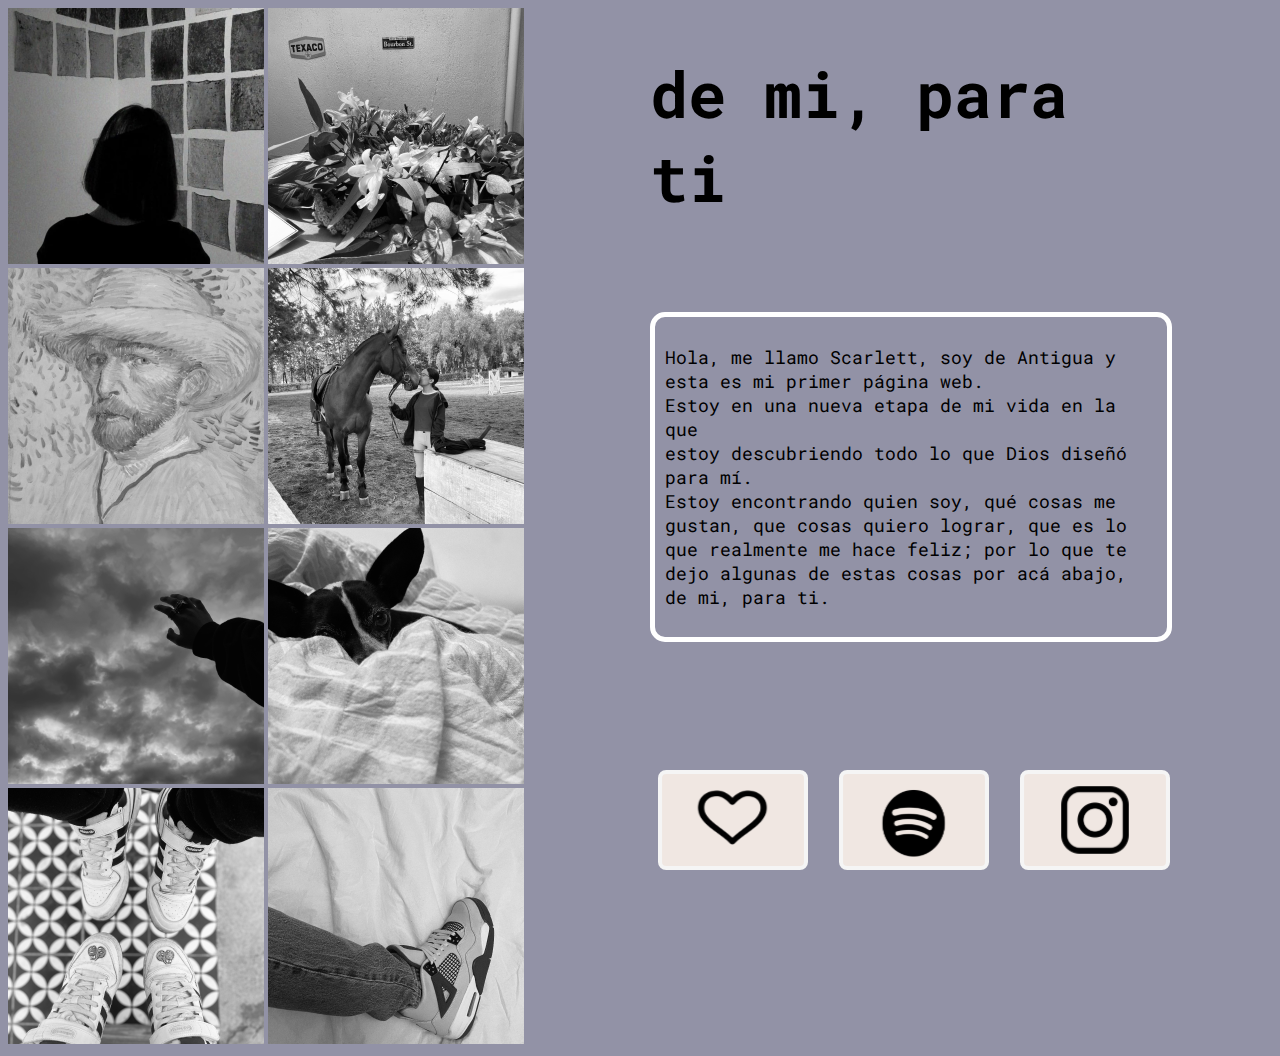
<file: index.html>
<!DOCTYPE html>
<html lang="en">
<head>
    <meta charset="UTF-8">
    <meta http-equiv="X-UA-Compatible" content="IE=edge">
    <meta name="viewport" content="width=device-width, initial-scale=1.0">
    <link rel="stylesheet" href="styles.css">
    <link rel="preconnect" href="https://fonts.googleapis.com">
<link rel="preconnect" href="https://fonts.gstatic.com" crossorigin>
<link href="https://fonts.googleapis.com/css2?family=Roboto+Mono:wght@500&display=swap" rel="stylesheet">
<link rel="preconnect" href="https://fonts.googleapis.com">
<link rel="preconnect" href="https://fonts.gstatic.com" crossorigin>
<link href="https://fonts.googleapis.com/css2?family=Roboto+Mono:wght@300&display=swap" rel="stylesheet">
    <title>demiparati</title>
</head>

<body>
    
    <section class="fotos">
        <div class="pareja_1">
            <img class="pareja_1--m" src="museopng.png" alt="">
            <img class="pareja1--b" src="bouquetpng.png" alt="">
        </div>

        <div class="pareja_2">
            <img class="pareja_2--vg" src="vangpng.png" alt="">
            <img class="pareja_2--c" src="caballopng.png" alt="">
        </div>

        <div class="pareja_3">
            <img class="pareja_3--c" src="cielopng.png" alt="">
            <img class="pareja_3--r" src="rileypng.png" alt="">
        </div>

        <div class="pareja_4">
            <img class="pareja_4--f" src="jpng.png" alt="">
            <img class="pareja_4--j4" src="j4png.png" alt="">
        </div>
    </section>

    <section class="info">
        <div class="info_titulo">
            <h1 class="info_titulo--txt">de mi, para ti</h1>
        </div>

        <div class="info_p">
            <div class="parrafo">
                <p>Hola, me llamo Scarlett, soy de Antigua y esta es mi primer página web. <br>
                    Estoy en una nueva etapa de mi vida en la que <br> estoy descubriendo todo 
                    lo que Dios diseñó <br> para mí. <br>
                    Estoy encontrando quien soy, qué cosas me gustan, que cosas quiero lograr, 
                    que es lo que realmente me hace feliz; por lo que te dejo algunas de estas 
                    cosas por acá abajo, <br> de mi, para ti.
                </p>
            </div>

        <div class="btnr">

            <div class="btnr_favs">
                <div class="btnr_favs--boton">

                    <a href="favoritosdemiparati.html">
                        <button type="button1"> <img src="favs.svg" width=150px />
                        </button>
                    </a>
                </div>
            </div>      

            <div class="btnr_spotify">
                <div class="btnr_spotify--boton">

                   <a href="https://open.spotify.com/user/212474ho6ozrizpd5ge6fkloi?si=30cbe4f4524f4888">
                       <button type="button"> <img src="spotify.svg" width=150px />
                       </button>
                   </a>

                </div>
            </div>
            
            <div class="btnr_instagram">
                <div class="btnr_instagram--boton">
                   <a href="https://www.instagram.com/s.aalvarado/">
                       <button type="button"> <img src="ig.svg" width=150px/>
                       </button>
                   </a>
                </div>
            </div>

        </div>
      </div>
        
    </section>
    
</body>
</html>
</file>
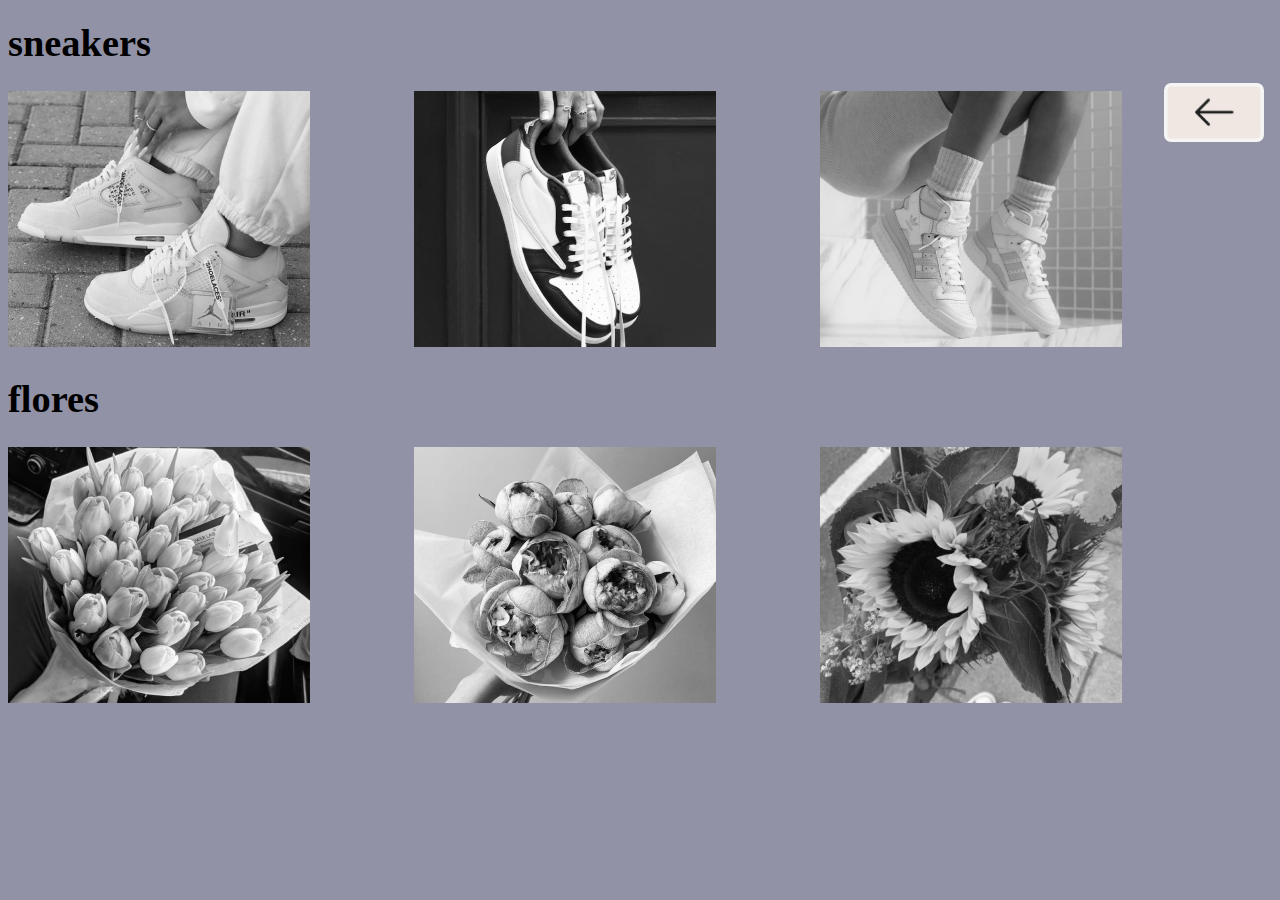
<file: favoritosdemiparati.html>
<!DOCTYPE html>
<html lang="en">
<head>
    <meta charset="UTF-8">
    <meta http-equiv="X-UA-Compatible" content="IE=edge">
    <meta name="viewport" content="width=device-width, initial-scale=1.0">
    <title>paginaweb2</title>
    <link rel="stylesheet" href="stylesdos.css">
</head>
<body>

    <section class="btn">
        <div class="btn_r">
            <div class="btn_r--boton">
               <a href="index.html">
                   <button type="button"> <img src="regresar.svg" width=100px />
                   </button>
               </a>
            </div>
        </div>

    </section>
    
    <section class="fotos">
        <div class="tit1">
           <h1 class="tit1--s">sneakers</h1>  
        </div> 
        <div class="trio_1">
            <img class="trio_1--off" src="offw.png" alt="">
            <img class="trio_1--tr" src="travis.png" alt="">
            <img class="trio_1--f" src="forum.png" alt="">   
        </div>

        <div class="tit2">
            <h1 class="tit2--f">flores</h1>  
         </div> 
         <div class="trio_2">
             <img class="trio_2--t" src="tulip.png" alt="">
             <img class="trio_2--p" src="peonias.png" alt="">
             <img class="trio_2--g" src="girasoles.png" alt="">   
         </div>
    </section>

   
    
</body>
</html>
</file>
<file: styles.css>
body{
    background-color: #9292A6;
    display: flex;
    justify-content: center;

}

.fotos{
    display: flex;
    flex-wrap: wrap;
}

.info_titulo{
    display: flex;
    justify-content: center;
    font-size: xx-large;
    font-family: 'Roboto Mono', monospace;
    margin-right: 100px;
    
}

.parrafo{
    display: flex;
    justify-content: center;
    font-size:large;
    font-family: 'Roboto Mono', monospace;
    margin-right: 100px;
    margin-top: 50px;
    border-style:solid;
    border-radius: 15px;
    border-width: 5px;
    border-color: white;
    padding: 10px;
    
}
.btnr{
    display: flex;
    margin-left: 0px;
    margin-right: 100px;
    flex-direction: row;
    justify-content:space-between;
    
    
}

button{
    background-color: transparent;
    border-color: transparent;
    border-radius: 0px;
    width: 10px;
    height: 10px;
    margin-top: 125px;

}

.btnr_favs--boton{
    width: 10px;
    height: 10px;
}


.btnr_spotify--boton{
    width: 10px;
    height: 10px;
   

}
.btnr_instagram--boton{
    width: 10px;
    height: 10px;
    margin-right: 150px;
  
}
.pareja_1 img:hover{
    transform: scale(1.1);
}

.pareja_2 img:hover{
    transform: scale(1.1);
}

.pareja_3 img:hover{
    transform: scale(1.1);
}

.pareja_4 img:hover{
    transform: scale(1.1);
}

.btnr_favs--boton img:hover{
    opacity: 0.7;
}
.btnr_spotify--boton img:hover{
    opacity: 0.7;
}
.btnr_instagram--boton img:hover{
    opacity: 0.7;
}
</file>
<file: stylesdos.css>
body{
    background-color: #9292A6;

}
.fotos{
    margin-top: -150px;
}
.tit1{
    font-size:larger;
}
.tit2{
    font-size:larger;
}
.trio_1--off{
    margin-right: 50px;
}
.trio_1--tr{
    margin-left: 50px;
    margin-right: 50px;
}   
.trio_1--f{
    margin-left: 50px;
    margin-right: 50px;
}

.trio_2--t{
    margin-right: 50px;
}
.trio_2--p{
    margin-left: 50px;
    margin-right: 50px;
}   
.trio_2--g{
    margin-left: 50px;
    margin-right: 50px;
}
button{
    background-color: transparent;
    border-color: transparent;
    border-radius: 0px;
    width: 10px;
    height: 10px;
    margin-left: 1200px;
    
}
.btn_r--boton{
    display: flex;
    justify-content:right ;
    margin-right:100px ;
    margin-top: 80px;
}
.btn_r--boton img:hover{
    opacity: 0.7;
}

.trio_1 img:hover{
    transform: scale(1.1);
}
.trio_2 img:hover{
    transform: scale(1.1);
}
</file>
